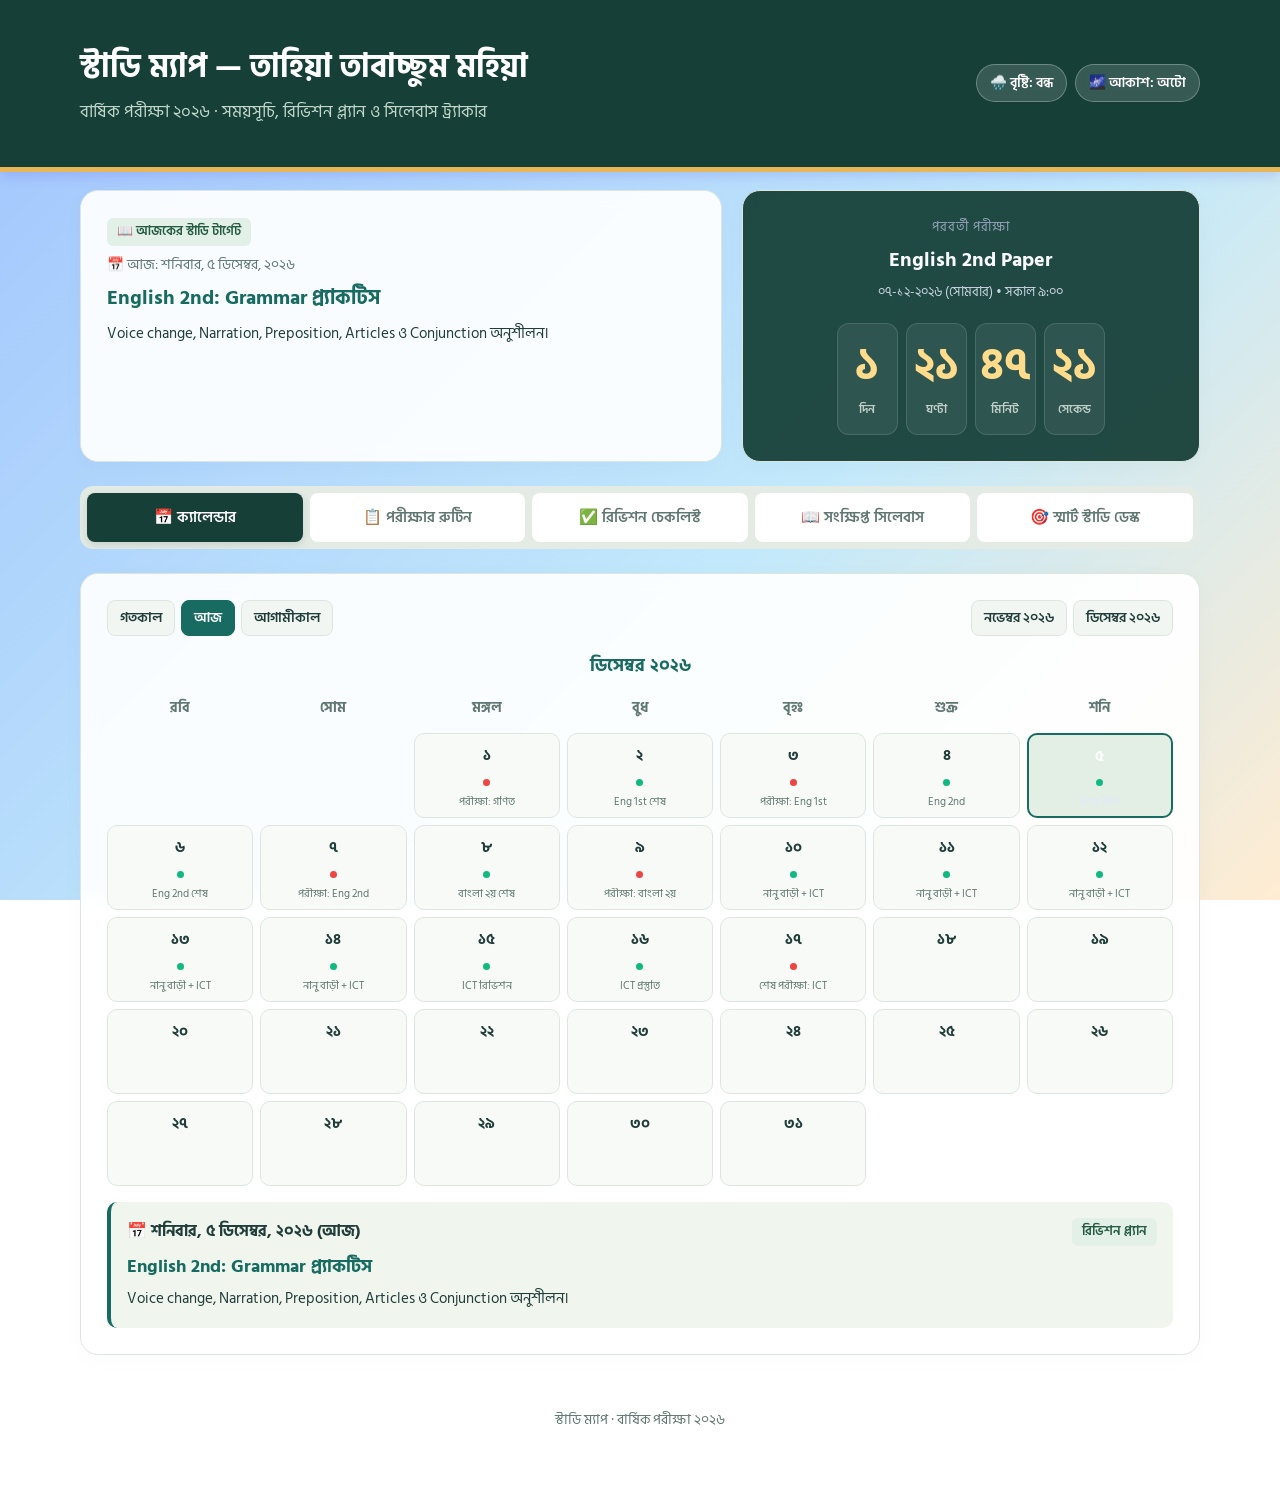
<file: index.html>
<!doctype html>
<html lang="bn">
<head>
  <meta charset="UTF-8">
  <meta name="viewport" content="width=device-width, initial-scale=1.0">
  <title>স্টাডি ম্যাপ — তাহিয়া তাবাচ্ছুম মহিয়া</title>
  <link href="https://fonts.googleapis.com/css2?family=Hind+Siliguri:wght@400;500;600;700&display=swap" rel="stylesheet">
  <meta name="theme-color" content="#163f38">
  <link rel="manifest" href="./manifest.webmanifest">
  <link rel="stylesheet" href="./style.css">
</head>
<body>
  <!-- ডাইনামিক আকাশ ও কনফেটি লেয়ার -->
  <div id="sky-bg">
    <div id="stars-layer"></div>
    <div id="shooting-stars-layer"></div>
    <div id="study-lamp"></div>
    <canvas id="rain-canvas"></canvas>
  </div>
  <canvas id="confetti-canvas"></canvas>

  <header>
    <div style="display:flex; justify-content:space-between; align-items:center; flex-wrap:wrap; gap:12px;">
      <div>
        <h1>স্টাডি ম্যাপ — তাহিয়া তাবাচ্ছুম মহিয়া</h1>
        <p>বার্ষিক পরীক্ষা ২০২৬ · সময়সূচি, রিভিশন প্ল্যান ও সিলেবাস ট্র্যাকার</p>
      </div>
      <div class="sky-controls">
        <button type="button" id="rain-toggle-btn" class="sky-pill-btn" onclick="toggleRain()" title="বৃষ্টি চালু/বন্ধ করুন">🌧️ বৃষ্টি: বন্ধ</button>
        <button type="button" id="sky-preview-btn" class="sky-pill-btn" onclick="cycleSkyPreview()" title="আকাশের সময় পরিবর্তন করে দেখুন">🌌 আকাশ: অটো</button>
      </div>
    </div>
  </header>

  <main class="container">
    <!-- আজকের সারসংক্ষেপ ও লাইভ কাউন্টডাউন -->
    <section class="hero-grid">
      <div class="card today-card" id="today-summary-box"></div>
      <div class="card countdown-card" id="countdown-box"></div>
    </section>

    <!-- নেভিগেশন ট্যাব (SMART STUDY DESK আলাদা ট্যাবে সরানো হয়েছে) -->
    <nav class="nav-tabs" role="tablist">
      <button type="button" class="tab-btn active" onclick="switchTab('calendar-tab', this)">📅 ক্যালেন্ডার</button>
      <button type="button" class="tab-btn" onclick="switchTab('routine-tab', this)">📋 পরীক্ষার রুটিন</button>
      <button type="button" class="tab-btn" onclick="switchTab('revision-tab', this)">✅ রিভিশন চেকলিস্ট</button>
      <button type="button" class="tab-btn" onclick="switchTab('syllabus-tab', this)">📖 সংক্ষিপ্ত সিলেবাস</button>
      <button type="button" class="tab-btn" onclick="switchTab('smart-desk-tab', this)">🎯 স্মার্ট স্টাডি ডেস্ক</button>
    </nav>

    <!-- ট্যাব ১: ক্যালেন্ডার -->
    <section id="calendar-tab" class="tab-content active card">
      <div class="cal-controls">
        <div class="quick-day-btns">
          <button type="button" class="btn-sm" onclick="selectOffsetDay(-1)">গতকাল</button>
          <button type="button" class="btn-sm active-quick" onclick="selectOffsetDay(0)">আজ</button>
          <button type="button" class="btn-sm" onclick="selectOffsetDay(1)">আগামীকাল</button>
        </div>
        <div class="month-switch">
          <button type="button" class="btn-sm" onclick="changeMonth(10)">নভেম্বর ২০২৬</button>
          <button type="button" class="btn-sm" onclick="changeMonth(11)">ডিসেম্বর ২০২৬</button>
        </div>
      </div>
      <div class="cal-month-title" id="cal-month-title">নভেম্বর ২০২৬</div>
      <div class="calendar-grid" id="calendar-grid"></div>
      <div class="cal-detail-box" id="cal-detail-box"></div>
    </section>

    <!-- ট্যাব ২: পরীক্ষার রুটিন -->
    <section id="routine-tab" class="tab-content card">
      <div class="section-header">
        <h3>📋 বার্ষিক পরীক্ষার সময়সূচি</h3>
        <span class="badge badge-primary">সকাল ৯:০০ – ১১:৩০</span>
      </div>
      <div style="overflow-x:auto;">
        <table class="routine-table">
          <thead>
            <tr>
              <th>তারিখ</th>
              <th>বার</th>
              <th>বিষয়</th>
              <th>অবস্থা</th>
            </tr>
          </thead>
          <tbody id="routine-tbody"></tbody>
        </table>
      </div>
    </section>

    <!-- ট্যাব ৩: রিভিশন চেকলিস্ট -->
    <section id="revision-tab" class="tab-content card">
      <div class="section-header">
        <h3>✅ পরীক্ষার আগের রিভিশন প্ল্যান</h3>
        <span class="progress-label" id="progress-text">০% সম্পন্ন</span>
      </div>
      <div class="progress-bar-wrap">
        <div class="progress-fill" id="progress-fill"></div>
      </div>
      <div id="revision-list"></div>
    </section>

    <!-- ট্যাব ৪: সংক্ষিপ্ত সিলেবাস -->
    <section id="syllabus-tab" class="tab-content card">
      <div class="section-header">
        <h3>📖 বিষয়ভিত্তিক সিলেবাস</h3>
      </div>
      <p class="helper-text">যেকোনো বিষয়ে ক্লিক করে বিস্তারিত সিলেবাস দেখো।</p>
      <div id="syllabus-container"></div>
    </section>

    <!-- ট্যাব ৫: SMART STUDY DESK (সামনে থেকে সরিয়ে আলাদা ট্যাবে রাখা হয়েছে) -->
    <section id="smart-desk-tab" class="tab-content">
      <div class="card overview">
        <div>
          <span class="eyebrow">SMART STUDY DESK</span>
          <h2>টপিকভিত্তিক প্রস্তুতি ট্র্যাকার</h2>
          <p>প্রতিটি বিষয়ের অধ্যায় ও টপিক অনুযায়ী প্রস্তুতির অগ্রগতি ট্র্যাক করো এবং ব্যাকআপ সংরক্ষণ করো।</p>
        </div>
        <div id="overall"></div>
      </div>

      <div class="utility">
        <button type="button" onclick="exportProgress()">⬇️ ব্যাকআপ ডাউনলোড (JSON)</button>
        <label class="import-label">
          ⬆️ ব্যাকআপ রিস্টোর
          <input type="file" id="import-file" accept=".json" hidden>
        </label>
        <button type="button" onclick="window.print()">🖨️ রুটিন প্রিন্ট</button>
        <span id="save-status">✓ অটো-সেভ চালু আছে</span>
      </div>

      <div id="planner-panel">
        <div class="planner-tools">
          <input type="search" id="topic-search" placeholder="টপিক বা বিষয় খুঁজুন...">
          <select id="topic-filter">
            <option value="all">সব টপিক</option>
            <option value="todo">বাকি আছে</option>
            <option value="done">সম্পন্ন হয়েছে</option>
          </select>
        </div>
        <p id="empty-search" class="notice" hidden>কোনো টপিক খুঁজে পাওয়া যায়নি।</p>
        <div id="subject-planner"></div>
      </div>
    </section>
  </main>

  <footer>
    স্টাডি ম্যাপ · বার্ষিক পরীক্ষা ২০২৬
  </footer>

  <script src="./data.js"></script>
  <script src="./script.js"></script>
</body>
</html>
</file>
<file: style.css>
:root {
    --primary: #4f46e5;
    --primary-light: #eef2ff;
    --secondary: #0ea5e9;
    --accent: #f59e0b;
    --danger: #ef4444;
    --success: #10b981;
    --bg: #f8fafc;
    --card: #ffffff;
    --text: #1e293b;
    --muted: #64748b;
    --border: #e2e8f0;
}

* {
    box-sizing: border-box;
    margin: 0;
    padding: 0;
    font-family: 'Hind Siliguri', sans-serif;
}

body {
    background-color: var(--bg);
    color: var(--text);
    line-height: 1.6;
    padding-bottom: 40px;
}

header {
    background: linear-gradient(135deg, #4f46e5 0%, #3b82f6 100%);
    color: white;
    padding: 24px 16px;
    text-align: center;
    box-shadow: 0 4px 12px rgba(79, 70, 229, 0.2);
}

header h1 {
    font-size: 1.6rem;
    font-weight: 700;
    margin-bottom: 4px;
}

header p {
    font-size: 0.95rem;
    opacity: 0.9;
}

.container {
    max-width: 960px;
    margin: 0 auto;
    padding: 16px;
}

/* Today Hero Section */
.hero-grid {
    display: grid;
    grid-template-columns: 1fr;
    gap: 16px;
    margin-top: -10px;
    margin-bottom: 20px;
}

@media (min-width: 768px) {
    .hero-grid {
        grid-template-columns: 1.4fr 1fr;
    }
}

.card {
    background: var(--card);
    border-radius: 14px;
    padding: 18px;
    box-shadow: 0 2px 10px rgba(0, 0, 0, 0.04);
    border: 1px solid var(--border);
}

.today-card {
    border-left: 5px solid var(--primary);
}

.countdown-card {
    background: linear-gradient(135deg, #1e293b 0%, #0f172a 100%);
    color: white;
    display: flex;
    flex-direction: column;
    justify-content: center;
    align-items: center;
    text-align: center;
}

.badge {
    display: inline-block;
    padding: 3px 10px;
    border-radius: 20px;
    font-size: 0.8rem;
    font-weight: 600;
    margin-bottom: 8px;
}

.badge-primary { background: var(--primary-light); color: var(--primary); }
.badge-exam { background: #fee2e2; color: var(--danger); }
.badge-study { background: #dcfce7; color: #15803d; }
.badge-travel { background: #fef3c7; color: #b45309; }

.timer-boxes {
    display: flex;
    gap: 10px;
    margin-top: 10px;
}

.timer-box {
    background: rgba(255, 255, 255, 0.1);
    padding: 8px 12px;
    border-radius: 8px;
    min-width: 62px;
}

.timer-box span {
    display: block;
    font-size: 1.3rem;
    font-weight: 700;
    color: #38bdf8;
}

.timer-box small {
    font-size: 0.75rem;
    opacity: 0.8;
}

/* Navigation Tabs */
.nav-tabs {
    display: flex;
    gap: 8px;
    overflow-x: auto;
    padding-bottom: 8px;
    margin-bottom: 18px;
    border-bottom: 2px solid var(--border);
}

.tab-btn {
    background: white;
    border: 1px solid var(--border);
    padding: 10px 16px;
    border-radius: 10px;
    font-size: 0.95rem;
    font-weight: 600;
    color: var(--muted);
    cursor: pointer;
    white-space: nowrap;
    transition: all 0.2s;
}

.tab-btn:hover {
    border-color: var(--primary);
    color: var(--primary);
}

.tab-btn.active {
    background: var(--primary);
    color: white;
    border-color: var(--primary);
}

.tab-content {
    display: none;
    animation: fadeIn 0.25s ease;
}

.tab-content.active {
    display: block;
}

@keyframes fadeIn {
    from { opacity: 0; transform: translateY(5px); }
    to { opacity: 1; transform: translateY(0); }
}

.section-header {
    display: flex;
    justify-content: space-between;
    align-items: center;
    margin-bottom: 12px;
    flex-wrap: wrap;
    gap: 8px;
}

.section-header h3 {
    color: var(--primary);
}

.progress-label {
    font-weight: 700;
    color: var(--success);
}

.helper-text {
    font-size: 0.88rem;
    color: var(--muted);
    margin-bottom: 14px;
}

/* Calendar Styles */
.cal-controls {
    display: flex;
    justify-content: space-between;
    align-items: center;
    flex-wrap: wrap;
    gap: 10px;
    margin-bottom: 14px;
}

.quick-day-btns, .month-switch {
    display: flex;
    gap: 6px;
}

.btn-sm {
    padding: 6px 12px;
    border-radius: 8px;
    border: 1px solid var(--border);
    background: var(--bg);
    cursor: pointer;
    font-size: 0.85rem;
    font-weight: 600;
    color: var(--text);
    transition: all 0.15s;
}

.btn-sm:hover, .btn-sm.active-quick {
    background: var(--primary);
    color: white;
    border-color: var(--primary);
}

.cal-month-title {
    text-align: center;
    font-weight: 700;
    font-size: 1.15rem;
    margin-bottom: 10px;
    color: var(--primary);
}

.calendar-grid {
    display: grid;
    grid-template-columns: repeat(7, 1fr);
    gap: 6px;
    text-align: center;
}

.cal-day-name {
    font-weight: 700;
    font-size: 0.85rem;
    color: var(--muted);
    padding: 6px 0;
}

.cal-cell {
    background: var(--bg);
    border: 1px solid var(--border);
    border-radius: 10px;
    padding: 8px 4px;
    min-height: 62px;
    cursor: pointer;
    display: flex;
    flex-direction: column;
    align-items: center;
    justify-content: space-between;
    transition: all 0.15s;
}

.cal-cell:hover {
    border-color: var(--primary);
    transform: translateY(-2px);
}

.cal-cell.empty {
    background: transparent;
    border: none;
    cursor: default;
}

.cal-cell.empty:hover {
    transform: none;
}

.cal-cell.is-today {
    border: 2px solid var(--primary);
    background: var(--primary-light);
}

.cal-cell.selected {
    background: var(--primary);
    color: white;
    border-color: var(--primary);
}

.cal-cell.selected .dot-label {
    color: #e0e7ff;
}

.cal-date-num {
    font-weight: 700;
    font-size: 0.95rem;
}

.dot-indicator {
    width: 7px;
    height: 7px;
    border-radius: 50%;
    margin-top: 3px;
}

.dot-exam { background: var(--danger); }
.dot-study { background: var(--success); }

.dot-label {
    font-size: 0.68rem;
    line-height: 1.1;
    margin-top: 2px;
    color: var(--muted);
    max-width: 100%;
    overflow: hidden;
    text-overflow: ellipsis;
    white-space: nowrap;
}

.cal-detail-box {
    margin-top: 16px;
    padding: 16px;
    background: var(--primary-light);
    border-radius: 12px;
    border-left: 4px solid var(--primary);
}

/* Routine Table */
.routine-table {
    width: 100%;
    border-collapse: collapse;
}

.routine-table th, .routine-table td {
    padding: 12px;
    text-align: left;
    border-bottom: 1px solid var(--border);
}

.routine-table th {
    background: var(--bg);
    font-weight: 700;
    color: var(--muted);
    font-size: 0.9rem;
}

.routine-row.past {
    opacity: 0.55;
    text-decoration: line-through;
}

.routine-row.next-exam {
    background: #fef2f2;
    font-weight: 600;
}

/* Revision Checklist */
.progress-bar-wrap {
    background: var(--border);
    height: 10px;
    border-radius: 10px;
    overflow: hidden;
    margin: 10px 0 18px;
}

.progress-fill {
    background: var(--success);
    height: 100%;
    width: 0%;
    transition: width 0.3s ease;
}

.rev-item {
    display: flex;
    align-items: flex-start;
    gap: 12px;
    padding: 14px;
    border: 1px solid var(--border);
    border-radius: 12px;
    margin-bottom: 10px;
    background: white;
    transition: background 0.2s;
}

.rev-item.completed {
    background: #f0fdf4;
    border-color: #bbf7d0;
}

.rev-item input[type="checkbox"] {
    width: 20px;
    height: 20px;
    margin-top: 3px;
    accent-color: var(--success);
    cursor: pointer;
}

/* Syllabus Accordion */
.syl-card {
    border: 1px solid var(--border);
    border-radius: 12px;
    margin-bottom: 10px;
    background: white;
    overflow: hidden;
}

.syl-header {
    padding: 14px 16px;
    font-weight: 700;
    font-size: 1.05rem;
    cursor: pointer;
    display: flex;
    justify-content: space-between;
    align-items: center;
    background: white;
}

.syl-header:hover {
    background: var(--bg);
}

.syl-body {
    display: none;
    padding: 14px 18px;
    border-top: 1px solid var(--border);
    background: #fafafa;
    font-size: 0.95rem;
}

.syl-body ul {
    padding-left: 20px;
    margin-top: 6px;
    margin-bottom: 10px;
}

.syl-body li {
    margin-bottom: 4px;
}

.excluded-note {
    display: inline-block;
    background: #fee2e2;
    color: #b91c1c;
    font-size: 0.8rem;
    padding: 2px 8px;
    border-radius: 6px;
    margin-left: 6px;
    font-weight: 600;
}

/* ডাইনামিক আকাশের মূল লেয়ার */
#sky-bg {
  position: fixed;
  top: 0;
  left: 0;
  width: 100vw;
  height: 100vh;
  z-index: -1;
  transition: background 1.5s ease;
  overflow: hidden;
  pointer-events: none;
}

/* ৪টি সময়ের জন্য আলাদা আকাশের রঙ */
body.sky-morning #sky-bg {
  background: linear-gradient(135deg, #a1c4fd 0%, #c2e9fb 60%, #ffecd2 100%);
}
body.sky-afternoon #sky-bg {
  background: linear-gradient(135deg, #89f7fe 0%, #66a6ff 60%, #fbc2eb 100%);
}
body.sky-evening #sky-bg {
  background: linear-gradient(135deg, #2b5876 0%, #4e4376 100%);
  color: #f8fafc;
}
body.sky-night #sky-bg {
  background: radial-gradient(circle at top, #0f172a 0%, #020617 100%);
  color: #f8fafc;
}

/* রাতের আকাশে মিটমিট করা তারা */
#stars-layer {
  display: none;
  width: 100%;
  height: 100%;
  background-image: 
    radial-gradient(2px 2px at 20% 30%, #ffffff, transparent),
    radial-gradient(1.5px 1.5px at 70% 20%, #ffffff, transparent),
    radial-gradient(2px 2px at 40% 70%, #e2e8f0, transparent),
    radial-gradient(1px 1px at 85% 60%, #ffffff, transparent),
    radial-gradient(2px 2px at 15% 80%, #cbd5e1, transparent);
  background-size: 300px 300px;
  animation: twinkle 4s infinite alternate;
}
body.sky-night #stars-layer {
  display: block;
}

/* গভীর রাতে কোণা থেকে আসা উষ্ণ স্টাডি ল্যাম্পের আলো */
#study-lamp {
  display: none;
  position: absolute;
  top: -100px;
  right: -100px;
  width: 500px;
  height: 500px;
  background: radial-gradient(circle, rgba(253, 224, 71, 0.16) 0%, transparent 70%);
}
body.sky-night #study-lamp {
  display: block;
}

@keyframes twinkle {
  0% { opacity: 0.4; }
  100% { opacity: 1; }
}

/* কনফেটি ক্যানভাস */
#confetti-canvas {
  position: fixed;
  top: 0;
  left: 0;
  width: 100vw;
  height: 100vh;
  z-index: 9999;
  pointer-events: none;
}


/* Refined visual system */
:root{--primary:#176b60;--text:#203d3a;--muted:#607771;--bg:#f2f6f2;--border:#dce6df;--accent:#e7b657}
*{box-sizing:border-box}body{background:var(--bg);color:var(--text);line-height:1.7;margin:0;font-family:'Hind Siliguri',system-ui,sans-serif}header{background:#163f38;text-align:left;padding:40px max(24px,calc((100% - 1120px)/2));border-bottom:5px solid var(--accent)}header h1{font-size:clamp(1.4rem,3vw,2rem);color:#fff}header p{color:#d3e8da;font-size:1.05rem}.container{max-width:1168px;margin:28px auto;padding:0 24px}.card,.subject-card,.syl-card{border:1px solid var(--border);box-shadow:0 4px 22px #183f3606;border-radius:18px;background:#fff}.card{padding:26px}.overview{display:flex;justify-content:space-between;align-items:center;background:#e7eee2;margin-bottom:20px;gap:24px}.eyebrow{font:700 11px system-ui;letter-spacing:2px;color:#486b52}.overview h2{font-size:clamp(1.4rem,3vw,2rem);margin:14px 0 4px}.overview p{margin:4px 0;color:var(--muted)}#overall{min-width:230px}#overall strong{font:800 52px system-ui;color:var(--primary);display:block}#overall strong small{font-size:24px}#overall>span{font-weight:600}.utility{display:flex;gap:10px;flex-wrap:wrap;align-items:center;margin-bottom:24px}.utility span{margin-left:auto;color:var(--muted);font-size:.85rem}button,.import-label,select{font-family:inherit;cursor:pointer;border:1px solid var(--border);background:#fff;color:var(--text);padding:9px 14px;border-radius:9px;font-size:.95rem}button:hover,.import-label:hover{background:#e7eee2}button:focus-visible,input:focus-visible,summary:focus-visible,select:focus-visible{outline:3px solid #c29133;outline-offset:3px}.nav-tabs{border:none;gap:7px;background:#e4ebe5;padding:7px;border-radius:13px;display:flex;overflow:auto;flex-wrap:nowrap;margin:24px 0}.tab-btn{white-space:nowrap;flex:1;border:0;border-radius:8px;padding:12px 16px}.tab-btn.active{background:#163f38;color:white;box-shadow:0 3px 9px #163f3825}.hero-grid{gap:20px}.countdown-card{background:#163f38;color:white}.timer-boxes{display:grid;grid-template-columns:repeat(4,1fr);gap:8px;margin-top:20px}.timer-box{background:#ffffff12;border:1px solid #ffffff20;padding:12px 4px;border-radius:12px;min-width:0}.timer-box span{font-size:clamp(1.8rem,4vw,2.8rem);font-weight:800;line-height:1.3;color:#ffdc8b;font-variant-numeric:tabular-nums}.timer-box small{color:#e2eee4;font-weight:600}.badge-exam{background:#fae5c4;color:#795016}.badge-study,.badge-primary{background:#e3f0e7;color:#245b42}.badge{border-radius:6px}.calendar-grid{gap:7px}.cal-cell{min-width:0;min-height:85px;height:auto;text-align:left;padding:9px;border-radius:10px;background:#f8faf7}.cal-cell.is-today{border:2px solid #c29133}.cal-cell.selected{background:#e3efe5;border:2px solid #176b60}.dot-label{font-size:.7rem;white-space:normal}.cal-detail-box{background:#f0f5ee;border:0;border-left:4px solid #176b60;border-radius:10px}.planner-tools{display:flex;gap:12px;margin:20px 0}.planner-tools input{flex:1;min-width:0;border:1px solid var(--border);border-radius:10px;padding:12px 16px;font:inherit}.notice{background:#fff5df;color:#705320;padding:16px 20px;border-radius:12px;font-size:.9rem;margin:16px 0}.subject-card{margin:14px 0;overflow:hidden}.subject-card summary{display:flex;gap:16px;align-items:center;padding:22px;cursor:pointer;list-style:none}.subject-card summary::-webkit-details-marker{display:none}.subject-number{background:#edf3e9;border-radius:10px;width:42px;height:42px;display:grid;place-items:center;font-weight:700;color:#527351}.subject-title{font-size:1.15rem;font-weight:700;flex:1}.subject-title small{display:block;color:var(--muted);font-size:.8rem;font-weight:400}.subject-stats{color:var(--muted);font-size:.85rem}.subject-stats b{color:var(--primary);font:800 22px system-ui}.chevron{font-size:1.4rem}.subject-card[open] .chevron{transform:rotate(180deg)}progress{appearance:none;border:0;width:100%;height:7px;display:block;background:#e4ece3;accent-color:#248774}progress::-webkit-progress-bar{background:#e4ece3}progress::-webkit-progress-value{background:#248774;border-radius:10px}progress::-moz-progress-bar{background:#248774}.topic-body{padding:8px 24px 24px}.topic-group h4{color:#53725d;font-size:.9rem;margin:20px 0 8px}.topic-row{display:flex;gap:12px;padding:13px 10px;border-bottom:1px solid #edf1eb;align-items:center;cursor:pointer;border-radius:8px}.topic-row:hover{background:#f4f7f0}.topic-row input{accent-color:#176b60;width:20px;height:20px;flex-shrink:0}.topic-row span{flex:1}.topic-row small{color:#8a9c90;font-size:.7rem}.topic-row.checked span{text-decoration:line-through;color:#6e8577}.topic-row.checked{background:#f1f7ef}.routine-table th{background:#eef4eb;color:#345b47}.routine-table td{padding:18px 12px}.section-header .badge{font-weight:800;font-size:1.05rem}footer{text-align:center;padding:25px;color:#607771;font-size:.9rem}[hidden]{display:none!important}@media(max-width:650px){header{padding:28px 20px}.container{padding:0 14px}.overview{align-items:flex-start;padding:22px;flex-direction:column}#overall{width:100%}.card{padding:18px}.subject-card summary{padding:16px;gap:9px}.subject-title{font-size:1rem}.subject-stats{font-size:.7rem;text-align:right}.subject-stats b{display:block;font-size:20px}.subject-number{width:32px;height:32px}.topic-body{padding:4px 14px 18px}.topic-row small{display:none}.planner-tools{flex-wrap:wrap}.cal-cell{min-height:67px;padding:4px}.calendar-grid{gap:3px}.dot-label{font-size:.58rem}.utility span{margin:0}.hero-grid{grid-template-columns:1fr}.timer-box span{font-size:2.4rem}}@media print{header{background:white;color:black}header h1,header p{color:black}.utility,.nav-tabs,.hero-grid,.overview,#calendar-tab,#planner-panel,#revision-tab,#syllabus-tab,footer{display:none!important}#routine-tab{display:block!important}.container{max-width:none;padding:0}.card{box-shadow:none}.routine-table{width:100%}}


/* Ensure Dynamic Sky shows behind everything */
body {
  background: transparent !important;
}


/* Sky & Rain Controls in Header */
.sky-controls {
  display: flex;
  gap: 8px;
  align-items: center;
}
.sky-pill-btn {
  background: rgba(255, 255, 255, 0.14) !important;
  color: #ffffff !important;
  border: 1px solid rgba(255, 255, 255, 0.28) !important;
  padding: 7px 13px !important;
  border-radius: 999px !important;
  font-size: 0.85rem !important;
  font-weight: 600;
  backdrop-filter: blur(6px);
  transition: all 0.2s ease;
}
.sky-pill-btn:hover, .sky-pill-btn.active-vibe {
  background: rgba(255, 255, 255, 0.28) !important;
  border-color: #ffdc8b !important;
  color: #ffdc8b !important;
}

/* Rain Canvas */
#rain-canvas {
  position: absolute;
  top: 0;
  left: 0;
  width: 100%;
  height: 100%;
  pointer-events: none;
}

/* Shooting Stars (শুধু রাতের আকাশে দেখা যাবে) */
#shooting-stars-layer {
  display: none;
  position: absolute;
  inset: 0;
  overflow: hidden;
  pointer-events: none;
}
body.sky-night #shooting-stars-layer {
  display: block;
}
.shooting-star {
  position: absolute;
  width: 130px;
  height: 2px;
  background: linear-gradient(90deg, rgba(255, 255, 255, 0.95), rgba(255, 255, 255, 0));
  border-radius: 999px;
  filter: drop-shadow(0 0 6px rgba(255, 255, 255, 0.85));
  opacity: 0;
  transform: rotate(-35deg);
  animation: shootStar 1.4s ease-out forwards;
}
.shooting-star::before {
  content: '';
  position: absolute;
  left: 0;
  top: -1.5px;
  width: 5px;
  height: 5px;
  border-radius: 50%;
  background: #ffffff;
  box-shadow: 0 0 10px 2px rgba(255, 255, 255, 0.9);
}
@keyframes shootStar {
  0% {
    opacity: 0;
    transform: translate(0, 0) rotate(-35deg);
  }
  15% {
    opacity: 1;
  }
  100% {
    opacity: 0;
    transform: translate(-420px, 290px) rotate(-35deg);
  }
}

/* হালকা গ্লাসমরফিজম কার্ড যাতে পেছনের আকাশ ও বৃষ্টির আভা সুন্দর লাগে */
.card, .subject-card, .syl-card {
  background: rgba(255, 255, 255, 0.92) !important;
  backdrop-filter: blur(8px);
}
.countdown-card {
  background: rgba(22, 63, 56, 0.94) !important;
}
</file>
